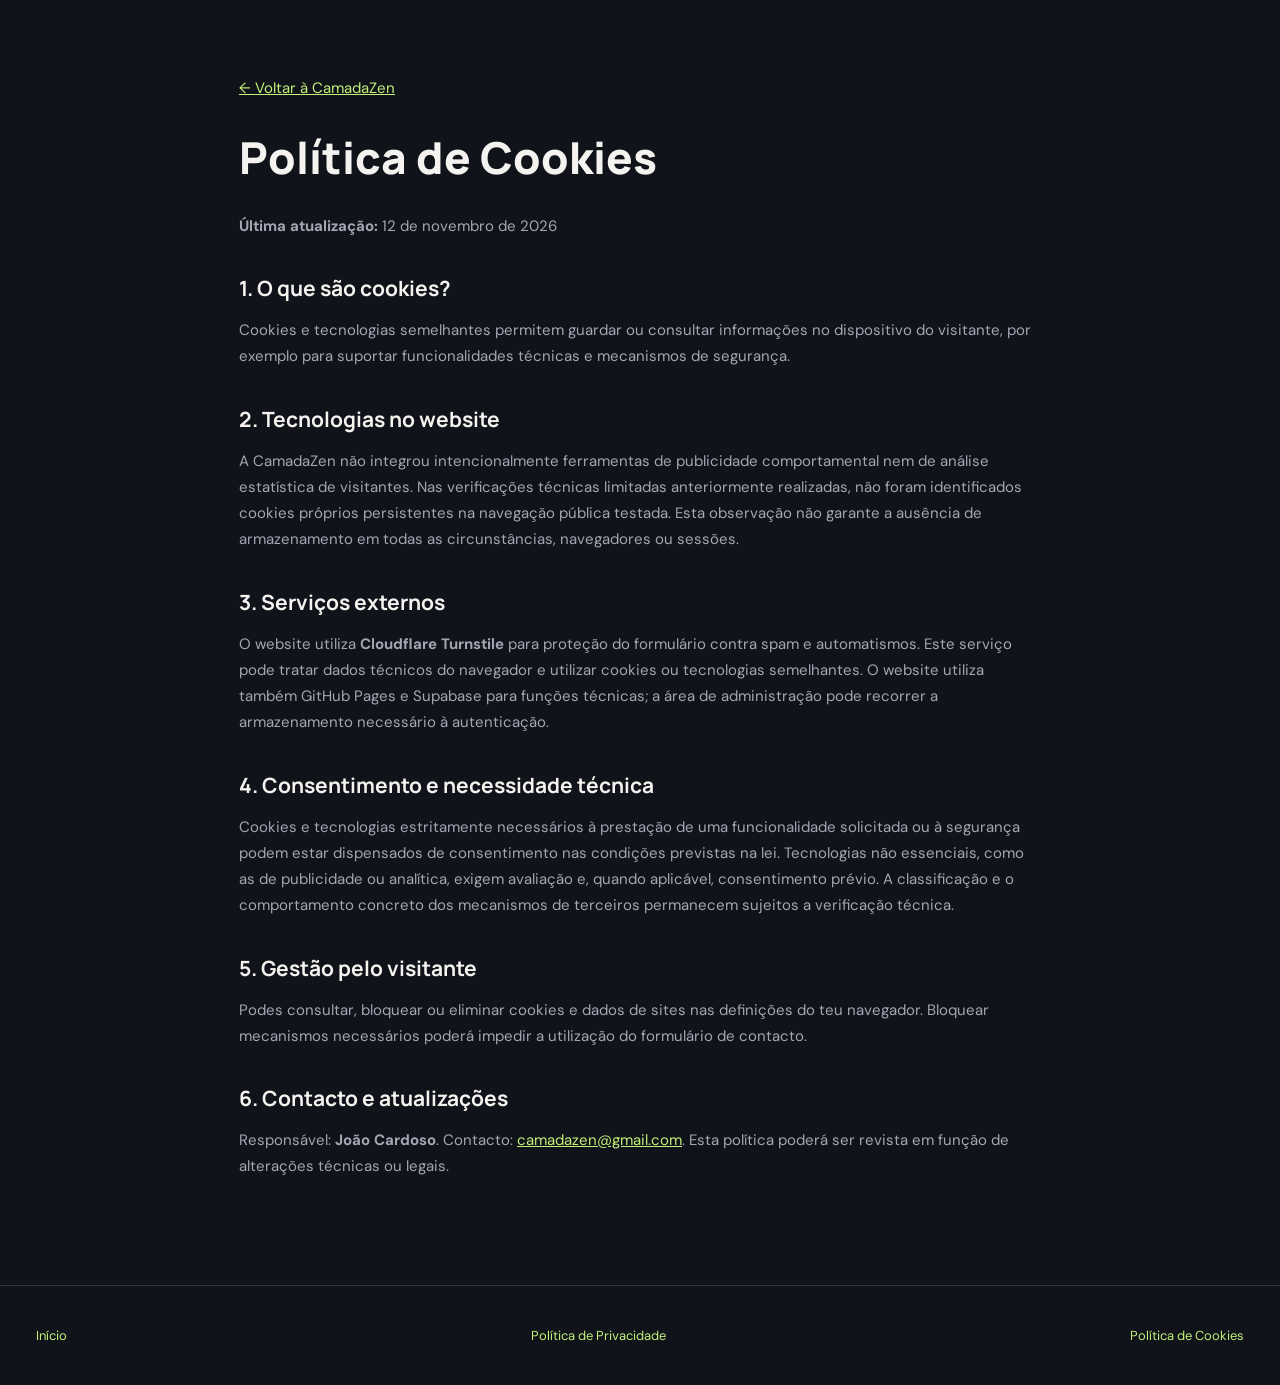
<file: cookies.html>
<!doctype html>
<html lang="pt-PT">
<head>
<meta charset="utf-8"><meta name="viewport" content="width=device-width,initial-scale=1">
<title>Política de Cookies | CamadaZen</title>
<meta name="robots" content="index,follow">
<link rel="icon" type="image/svg+xml" href="assets/camadazen-mark.svg">
<link rel="stylesheet" href="styles.css">
<style>
.legal-page{max-width:850px;margin:0 auto;padding:60px 24px 90px;line-height:1.75;color:var(--text)}
.legal-page h1{font:800 clamp(30px,5vw,44px) Manrope,sans-serif;line-height:1.2}
.legal-page h2{font:700 21px Manrope,sans-serif;margin:35px 0 8px}
.legal-page p,.legal-page li{color:var(--muted);font-size:15px}
.legal-page a{text-decoration:underline;color:var(--accent)}
.legal-page ul{padding-left:23px}
.legal-footer{padding:22px 24px;border-top:1px solid var(--line);text-align:center;font-size:13px}
.legal-footer a{margin:0 12px;color:var(--accent)}
</style>
</head><body>
<main class="legal-page"><p><a href="index.html">← Voltar à CamadaZen</a></p><h1>Política de Cookies</h1><p><strong>Última atualização:</strong> 12 de novembro de 2026</p>
<h2>1. O que são cookies?</h2><p>Cookies e tecnologias semelhantes permitem guardar ou consultar informações no dispositivo do visitante, por exemplo para suportar funcionalidades técnicas e mecanismos de segurança.</p>
<h2>2. Tecnologias no website</h2><p>A CamadaZen não integrou intencionalmente ferramentas de publicidade comportamental nem de análise estatística de visitantes. Nas verificações técnicas limitadas anteriormente realizadas, não foram identificados cookies próprios persistentes na navegação pública testada. Esta observação não garante a ausência de armazenamento em todas as circunstâncias, navegadores ou sessões.</p>
<h2>3. Serviços externos</h2><p>O website utiliza <strong>Cloudflare Turnstile</strong> para proteção do formulário contra spam e automatismos. Este serviço pode tratar dados técnicos do navegador e utilizar cookies ou tecnologias semelhantes. O website utiliza também GitHub Pages e Supabase para funções técnicas; a área de administração pode recorrer a armazenamento necessário à autenticação.</p>
<h2>4. Consentimento e necessidade técnica</h2><p>Cookies e tecnologias estritamente necessários à prestação de uma funcionalidade solicitada ou à segurança podem estar dispensados de consentimento nas condições previstas na lei. Tecnologias não essenciais, como as de publicidade ou analítica, exigem avaliação e, quando aplicável, consentimento prévio. A classificação e o comportamento concreto dos mecanismos de terceiros permanecem sujeitos a verificação técnica.</p>
<h2>5. Gestão pelo visitante</h2><p>Podes consultar, bloquear ou eliminar cookies e dados de sites nas definições do teu navegador. Bloquear mecanismos necessários poderá impedir a utilização do formulário de contacto.</p>
<h2>6. Contacto e atualizações</h2><p>Responsável: <strong>João Cardoso</strong>. Contacto: <a href="mailto:camadazen@gmail.com">camadazen@gmail.com</a>. Esta política poderá ser revista em função de alterações técnicas ou legais.</p></main>
<footer class="legal-footer"><a href="index.html">Início</a><a href="privacidade.html">Política de Privacidade</a><a href="cookies.html">Política de Cookies</a></footer>
</body></html>
</file>
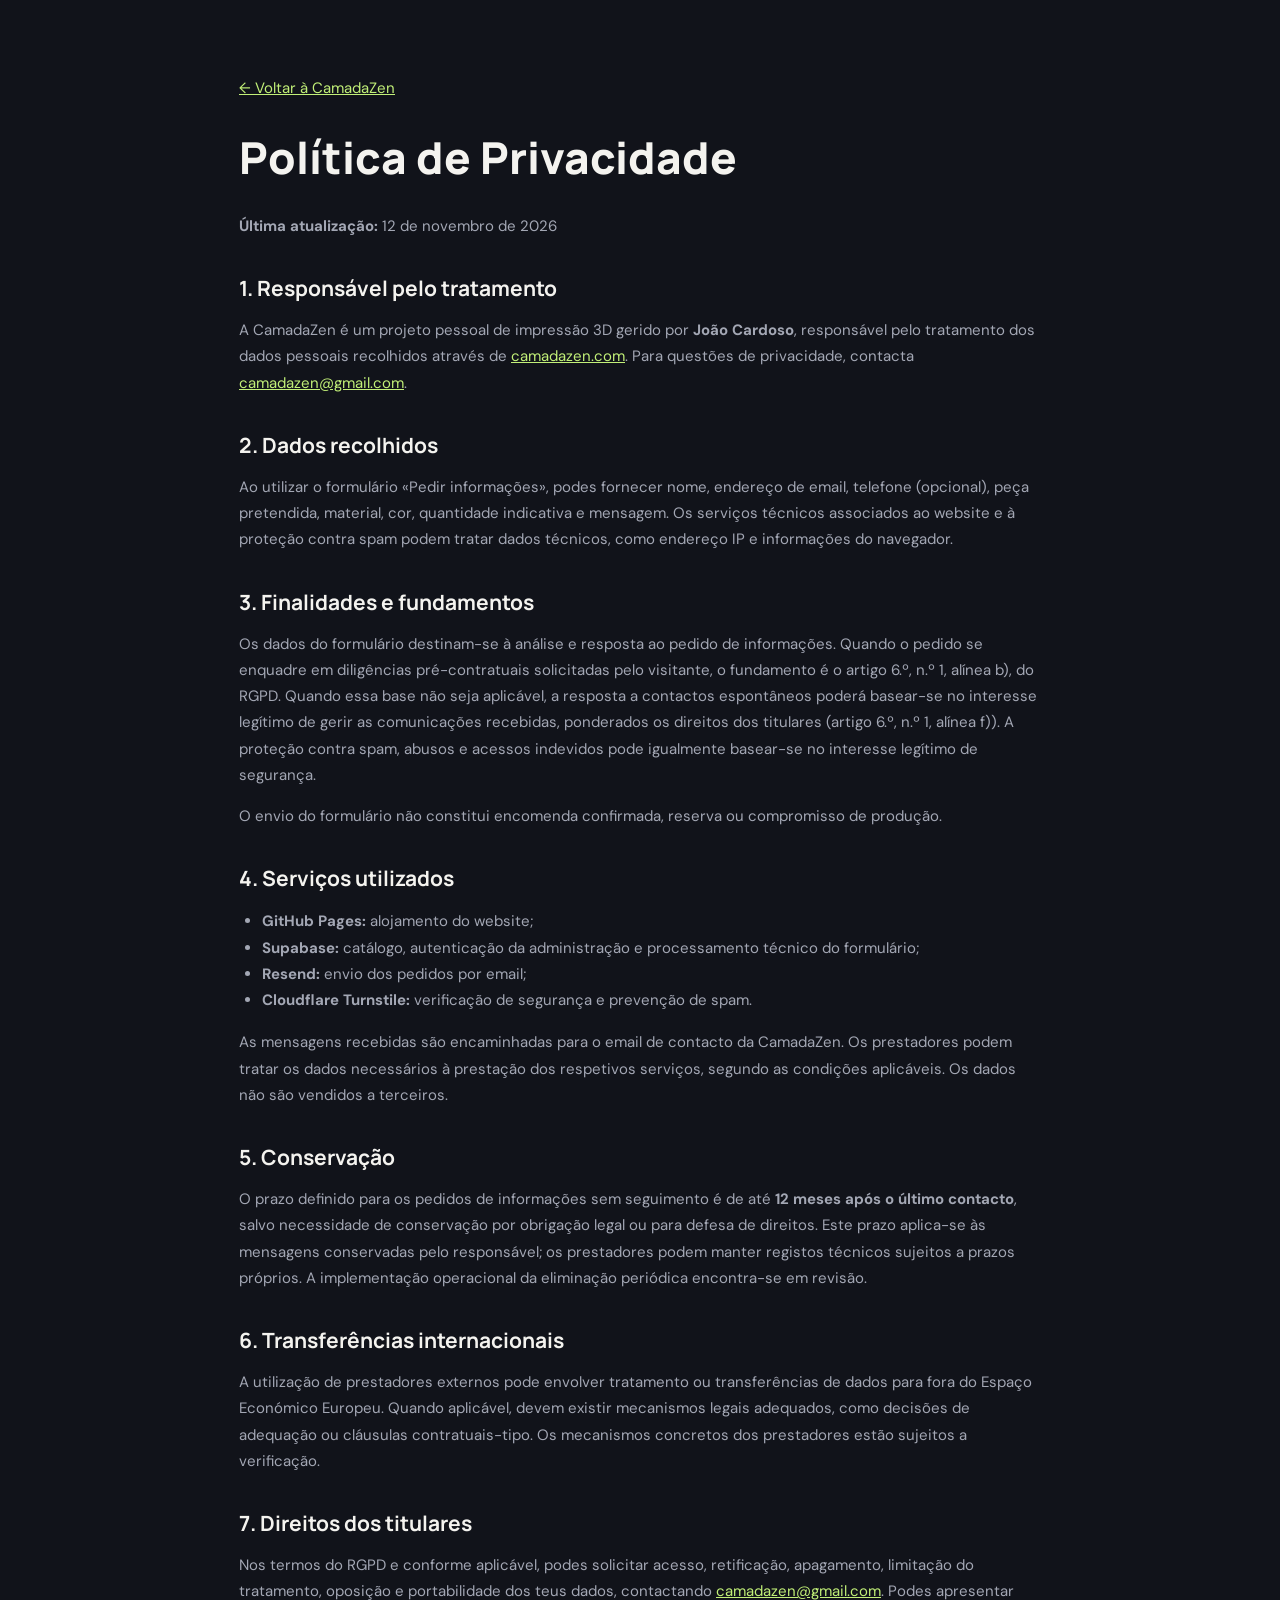
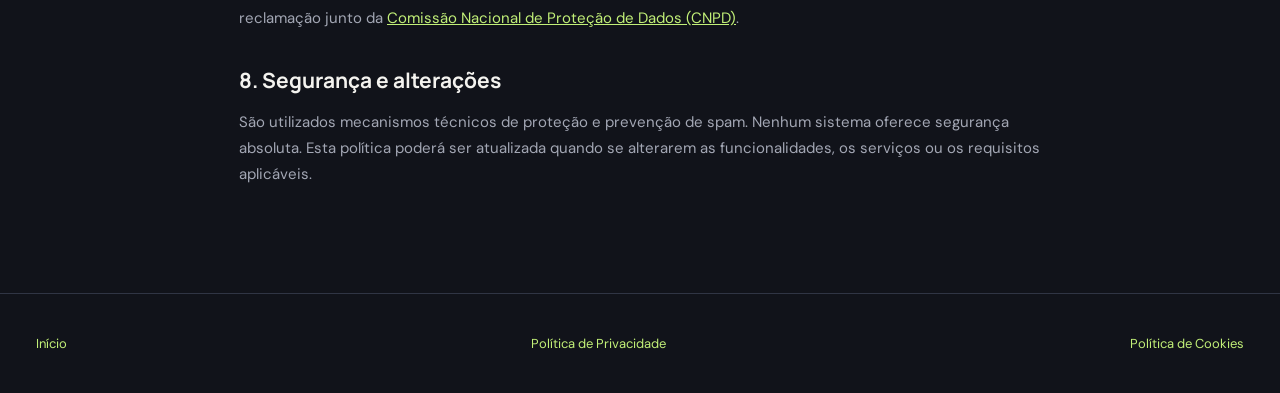
<file: privacidade.html>
<!doctype html>
<html lang="pt-PT">
<head>
<meta charset="utf-8"><meta name="viewport" content="width=device-width,initial-scale=1">
<title>Política de Privacidade | CamadaZen</title>
<meta name="robots" content="index,follow">
<link rel="icon" type="image/svg+xml" href="assets/camadazen-mark.svg">
<link rel="stylesheet" href="styles.css">
<style>
.legal-page{max-width:850px;margin:0 auto;padding:60px 24px 90px;line-height:1.75;color:var(--text)}
.legal-page h1{font:800 clamp(30px,5vw,44px) Manrope,sans-serif;line-height:1.2}
.legal-page h2{font:700 21px Manrope,sans-serif;margin:35px 0 8px}
.legal-page p,.legal-page li{color:var(--muted);font-size:15px}
.legal-page a{text-decoration:underline;color:var(--accent)}
.legal-page ul{padding-left:23px}
.legal-footer{padding:22px 24px;border-top:1px solid var(--line);text-align:center;font-size:13px}
.legal-footer a{margin:0 12px;color:var(--accent)}
</style>
</head><body>
<main class="legal-page"><p><a href="index.html">← Voltar à CamadaZen</a></p><h1>Política de Privacidade</h1><p><strong>Última atualização:</strong> 12 de novembro de 2026</p>
<h2>1. Responsável pelo tratamento</h2><p>A CamadaZen é um projeto pessoal de impressão 3D gerido por <strong>João Cardoso</strong>, responsável pelo tratamento dos dados pessoais recolhidos através de <a href="https://camadazen.com">camadazen.com</a>. Para questões de privacidade, contacta <a href="mailto:camadazen@gmail.com">camadazen@gmail.com</a>.</p>
<h2>2. Dados recolhidos</h2><p>Ao utilizar o formulário «Pedir informações», podes fornecer nome, endereço de email, telefone (opcional), peça pretendida, material, cor, quantidade indicativa e mensagem. Os serviços técnicos associados ao website e à proteção contra spam podem tratar dados técnicos, como endereço IP e informações do navegador.</p>
<h2>3. Finalidades e fundamentos</h2><p>Os dados do formulário destinam-se à análise e resposta ao pedido de informações. Quando o pedido se enquadre em diligências pré-contratuais solicitadas pelo visitante, o fundamento é o artigo 6.º, n.º 1, alínea b), do RGPD. Quando essa base não seja aplicável, a resposta a contactos espontâneos poderá basear-se no interesse legítimo de gerir as comunicações recebidas, ponderados os direitos dos titulares (artigo 6.º, n.º 1, alínea f)). A proteção contra spam, abusos e acessos indevidos pode igualmente basear-se no interesse legítimo de segurança.</p><p>O envio do formulário não constitui encomenda confirmada, reserva ou compromisso de produção.</p>
<h2>4. Serviços utilizados</h2><ul><li><strong>GitHub Pages:</strong> alojamento do website;</li><li><strong>Supabase:</strong> catálogo, autenticação da administração e processamento técnico do formulário;</li><li><strong>Resend:</strong> envio dos pedidos por email;</li><li><strong>Cloudflare Turnstile:</strong> verificação de segurança e prevenção de spam.</li></ul><p>As mensagens recebidas são encaminhadas para o email de contacto da CamadaZen. Os prestadores podem tratar os dados necessários à prestação dos respetivos serviços, segundo as condições aplicáveis. Os dados não são vendidos a terceiros.</p>
<h2>5. Conservação</h2><p>O prazo definido para os pedidos de informações sem seguimento é de até <strong>12 meses após o último contacto</strong>, salvo necessidade de conservação por obrigação legal ou para defesa de direitos. Este prazo aplica-se às mensagens conservadas pelo responsável; os prestadores podem manter registos técnicos sujeitos a prazos próprios. A implementação operacional da eliminação periódica encontra-se em revisão.</p>
<h2>6. Transferências internacionais</h2><p>A utilização de prestadores externos pode envolver tratamento ou transferências de dados para fora do Espaço Económico Europeu. Quando aplicável, devem existir mecanismos legais adequados, como decisões de adequação ou cláusulas contratuais-tipo. Os mecanismos concretos dos prestadores estão sujeitos a verificação.</p>
<h2>7. Direitos dos titulares</h2><p>Nos termos do RGPD e conforme aplicável, podes solicitar acesso, retificação, apagamento, limitação do tratamento, oposição e portabilidade dos teus dados, contactando <a href="mailto:camadazen@gmail.com">camadazen@gmail.com</a>. Podes apresentar reclamação junto da <a href="https://www.cnpd.pt/">Comissão Nacional de Proteção de Dados (CNPD)</a>.</p>
<h2>8. Segurança e alterações</h2><p>São utilizados mecanismos técnicos de proteção e prevenção de spam. Nenhum sistema oferece segurança absoluta. Esta política poderá ser atualizada quando se alterarem as funcionalidades, os serviços ou os requisitos aplicáveis.</p></main>
<footer class="legal-footer"><a href="index.html">Início</a><a href="privacidade.html">Política de Privacidade</a><a href="cookies.html">Política de Cookies</a></footer>
</body></html>
</file>
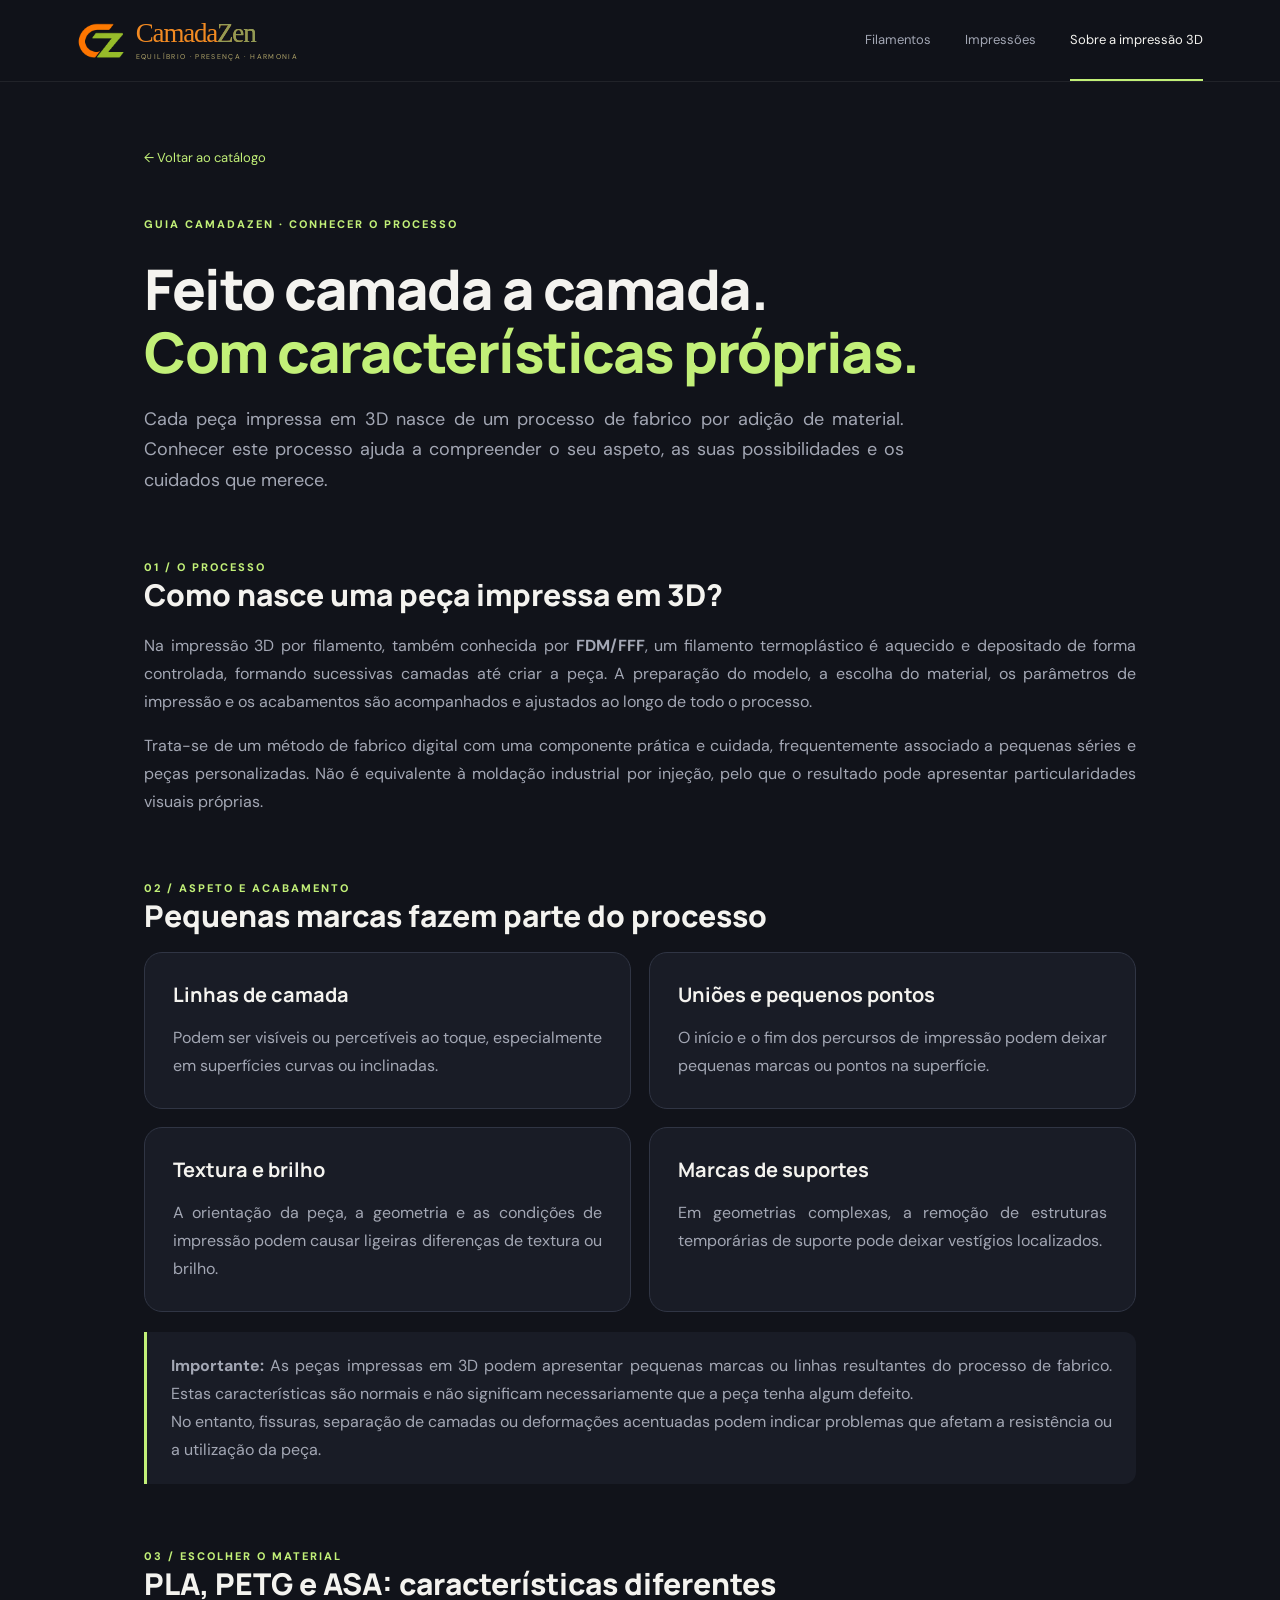
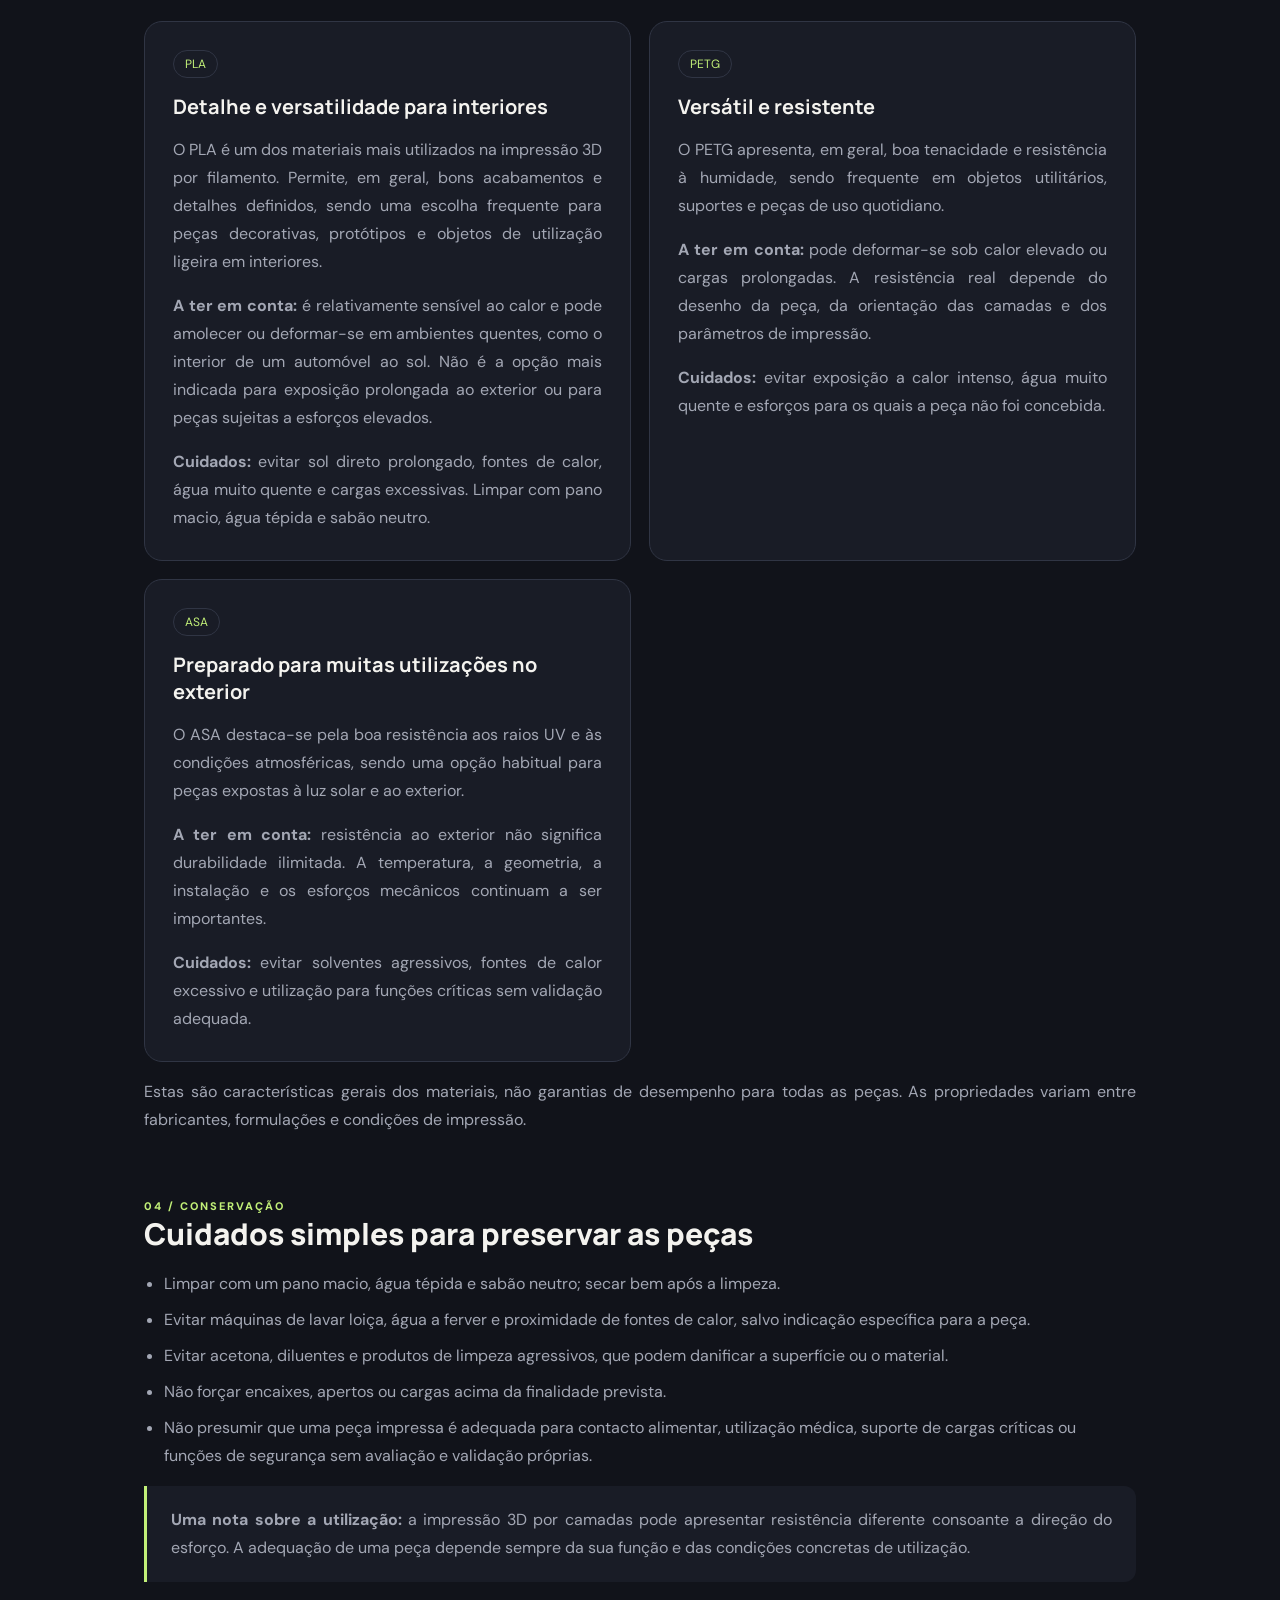
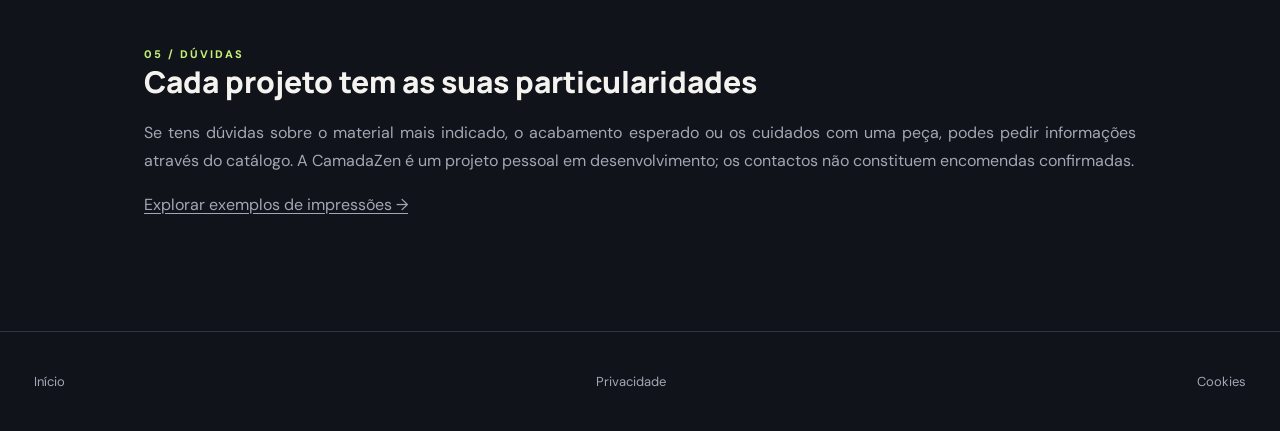
<file: sobre-impressao-3d.html>
<!doctype html>
<html lang="pt-PT">
<head>
<meta charset="utf-8"><meta name="viewport" content="width=device-width,initial-scale=1">
<meta name="theme-color" content="#11131a">
<meta name="description" content="Conhece a impressão 3D por camadas, as características naturais das peças e os cuidados com PETG e ASA.">
<link rel="icon" type="image/png" href="assets/01_simbolo_CZ_transparente(1).png">
<link rel="stylesheet" href="styles.css">
<title>Sobre a impressão 3D | CamadaZen</title>
<style>
.guide{max-width:1040px;margin:auto;padding:64px 24px 96px}
.guide .back{color:var(--accent);font-size:13px}
.guide h1{font:800 clamp(32px,5vw,56px)/1.12 Manrope,sans-serif;letter-spacing:-1.5px;margin:24px 0 20px}
.guide h1 span{color:var(--accent)}
.guide .lead{max-width:760px;font-size:18px;line-height:1.7;color:var(--muted)}
.guide section{margin-top:60px}
.guide h2{font:800 clamp(23px,3vw,30px)/1.25 Manrope,sans-serif;margin:0 0 18px}
.guide h3{font:700 20px Manrope,sans-serif;margin:0 0 12px}
.guide p,.guide li{line-height:1.75;color:var(--muted)}
/* Justificação apenas dos parágrafos explicativos em ecrãs maiores. */
@media(min-width:651px){.guide p:not(.eyebrow){text-align:justify;hyphens:auto;-webkit-hyphens:auto}}
.guide ul{padding-left:20px}
.guide li{margin-bottom:8px}
.guide .eyebrow{color:var(--accent);font-size:11px;letter-spacing:2px;font-weight:800}
.guide .cards{display:grid;grid-template-columns:repeat(2,minmax(0,1fr));gap:18px}
.guide .tile{background:var(--panel);border:1px solid var(--line);border-radius:18px;padding:28px}
.guide .tile p:last-child{margin-bottom:0}
.guide .notice{border-left:3px solid var(--accent);background:var(--panel);padding:20px 24px;border-radius:0 12px 12px 0}
.guide .notice p{margin:0}
.guide .tag{display:inline-block;border:1px solid var(--line);border-radius:99px;padding:5px 11px;color:var(--accent);font-size:12px;margin-bottom:15px}
.guide a:not(.back){text-decoration:underline;text-underline-offset:3px}
.guide-footer{padding:24px;text-align:center;border-top:1px solid var(--line);font-size:13px;color:var(--muted)}
.guide-footer a{margin:0 10px}
@media(max-width:650px){.guide{padding:36px 20px 70px}.guide .cards{grid-template-columns:1fr}.guide .tile{padding:22px}}
</style>
</head>
<body>
<header class="topbar">
<a class="brand" href="index.html" aria-label="CamadaZen — Página inicial"><img class="brand-logo-symbol" src="assets/01_simbolo_CZ_transparente(1).png" alt=""><span class="brand-wordmark"><strong>Camada<span>Zen</span></strong><small>EQUILÍBRIO · PRESENÇA · HARMONIA</small></span></a>
<nav class="nav" aria-label="Navegação principal"><a href="index.html#filamentos">Filamentos</a><a href="index.html#impressoes">Impressões</a><a class="active" href="sobre-impressao-3d.html" aria-current="page">Sobre a impressão 3D</a></nav>
</header>
<main class="guide">
<a class="back" href="index.html">← Voltar ao catálogo</a>
<p class="eyebrow" style="margin-top:48px">GUIA CAMADAZEN · CONHECER O PROCESSO</p>
<h1>Feito camada a camada.<br><span>Com características próprias.</span></h1>
<p class="lead">Cada peça impressa em 3D nasce de um processo de fabrico por adição de material. Conhecer este processo ajuda a compreender o seu aspeto, as suas possibilidades e os cuidados que merece.</p>
<section aria-labelledby="processo"><span class="eyebrow">01 / O PROCESSO</span><h2 id="processo">Como nasce uma peça impressa em 3D?</h2>
<p>Na impressão 3D por filamento, também conhecida por <strong>FDM/FFF</strong>, um filamento termoplástico é aquecido e depositado de forma controlada, formando sucessivas camadas até criar a peça. A preparação do modelo, a escolha do material, os parâmetros de impressão e os acabamentos são acompanhados e ajustados ao longo de todo o processo.</p>
<p>Trata-se de um método de fabrico digital com uma componente prática e cuidada, frequentemente associado a pequenas séries e peças personalizadas. Não é equivalente à moldação industrial por injeção, pelo que o resultado pode apresentar particularidades visuais próprias.</p></section>
<section aria-labelledby="caracteristicas"><span class="eyebrow">02 / ASPETO E ACABAMENTO</span><h2 id="caracteristicas">Pequenas marcas fazem parte do processo</h2>
<div class="cards">
<article class="tile"><h3>Linhas de camada</h3><p>Podem ser visíveis ou percetíveis ao toque, especialmente em superfícies curvas ou inclinadas.</p></article>
<article class="tile"><h3>Uniões e pequenos pontos</h3><p>O início e o fim dos percursos de impressão podem deixar pequenas marcas ou pontos na superfície.</p></article>
<article class="tile"><h3>Textura e brilho</h3><p>A orientação da peça, a geometria e as condições de impressão podem causar ligeiras diferenças de textura ou brilho.</p></article>
<article class="tile"><h3>Marcas de suportes</h3><p>Em geometrias complexas, a remoção de estruturas temporárias de suporte pode deixar vestígios localizados.</p></article>
</div>
<div class="notice" style="margin-top:20px"><p><strong>Importante:</strong> As peças impressas em 3D podem apresentar pequenas marcas ou linhas resultantes do processo de fabrico. Estas características são normais e não significam necessariamente que a peça tenha algum defeito.</p><p>No entanto, fissuras, separação de camadas ou deformações acentuadas podem indicar problemas que afetam a resistência ou a utilização da peça.</p></div></section>
<section aria-labelledby="materiais"><span class="eyebrow">03 / ESCOLHER O MATERIAL</span><h2 id="materiais">PLA, PETG e ASA: características diferentes</h2>
<div class="cards">
<article class="tile"><span class="tag">PLA</span><h3>Detalhe e versatilidade para interiores</h3><p>O PLA é um dos materiais mais utilizados na impressão 3D por filamento. Permite, em geral, bons acabamentos e detalhes definidos, sendo uma escolha frequente para peças decorativas, protótipos e objetos de utilização ligeira em interiores.</p><p><strong>A ter em conta:</strong> é relativamente sensível ao calor e pode amolecer ou deformar-se em ambientes quentes, como o interior de um automóvel ao sol. Não é a opção mais indicada para exposição prolongada ao exterior ou para peças sujeitas a esforços elevados.</p><p><strong>Cuidados:</strong> evitar sol direto prolongado, fontes de calor, água muito quente e cargas excessivas. Limpar com pano macio, água tépida e sabão neutro.</p></article>
<article class="tile"><span class="tag">PETG</span><h3>Versátil e resistente</h3><p>O PETG apresenta, em geral, boa tenacidade e resistência à humidade, sendo frequente em objetos utilitários, suportes e peças de uso quotidiano.</p><p><strong>A ter em conta:</strong> pode deformar-se sob calor elevado ou cargas prolongadas. A resistência real depende do desenho da peça, da orientação das camadas e dos parâmetros de impressão.</p><p><strong>Cuidados:</strong> evitar exposição a calor intenso, água muito quente e esforços para os quais a peça não foi concebida.</p></article>
<article class="tile"><span class="tag">ASA</span><h3>Preparado para muitas utilizações no exterior</h3><p>O ASA destaca-se pela boa resistência aos raios UV e às condições atmosféricas, sendo uma opção habitual para peças expostas à luz solar e ao exterior.</p><p><strong>A ter em conta:</strong> resistência ao exterior não significa durabilidade ilimitada. A temperatura, a geometria, a instalação e os esforços mecânicos continuam a ser importantes.</p><p><strong>Cuidados:</strong> evitar solventes agressivos, fontes de calor excessivo e utilização para funções críticas sem validação adequada.</p></article>
</div>
<p>Estas são características gerais dos materiais, não garantias de desempenho para todas as peças. As propriedades variam entre fabricantes, formulações e condições de impressão.</p></section>
<section aria-labelledby="cuidados"><span class="eyebrow">04 / CONSERVAÇÃO</span><h2 id="cuidados">Cuidados simples para preservar as peças</h2>
<ul><li>Limpar com um pano macio, água tépida e sabão neutro; secar bem após a limpeza.</li><li>Evitar máquinas de lavar loiça, água a ferver e proximidade de fontes de calor, salvo indicação específica para a peça.</li><li>Evitar acetona, diluentes e produtos de limpeza agressivos, que podem danificar a superfície ou o material.</li><li>Não forçar encaixes, apertos ou cargas acima da finalidade prevista.</li><li>Não presumir que uma peça impressa é adequada para contacto alimentar, utilização médica, suporte de cargas críticas ou funções de segurança sem avaliação e validação próprias.</li></ul>
<div class="notice"><p><strong>Uma nota sobre a utilização:</strong> a impressão 3D por camadas pode apresentar resistência diferente consoante a direção do esforço. A adequação de uma peça depende sempre da sua função e das condições concretas de utilização.</p></div></section>
<section aria-labelledby="duvidas"><span class="eyebrow">05 / DÚVIDAS</span><h2 id="duvidas">Cada projeto tem as suas particularidades</h2><p>Se tens dúvidas sobre o material mais indicado, o acabamento esperado ou os cuidados com uma peça, podes pedir informações através do catálogo. A CamadaZen é um projeto pessoal em desenvolvimento; os contactos não constituem encomendas confirmadas.</p><p><a href="index.html#impressoes">Explorar exemplos de impressões →</a></p></section>
</main>
<footer class="guide-footer"><a href="index.html">Início</a><a href="privacidade.html">Privacidade</a><a href="cookies.html">Cookies</a></footer>
</body></html>
</file>
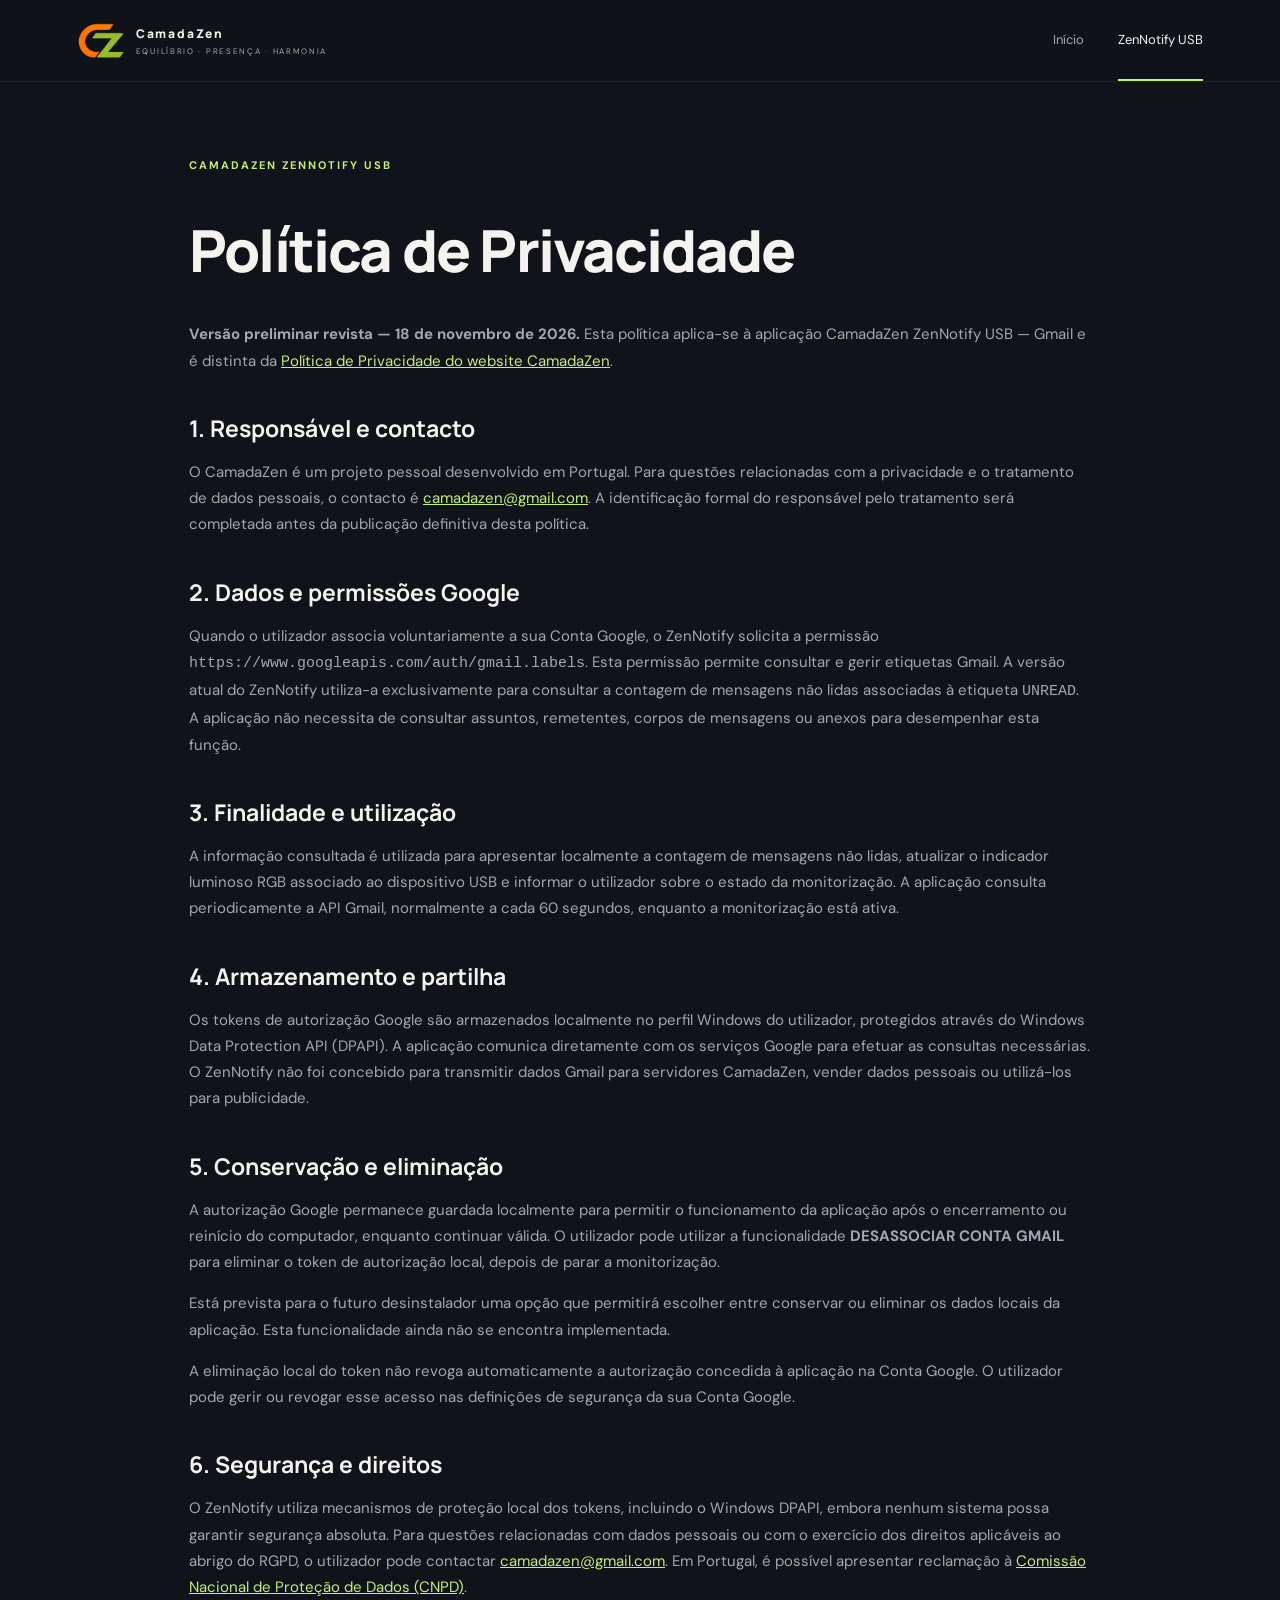
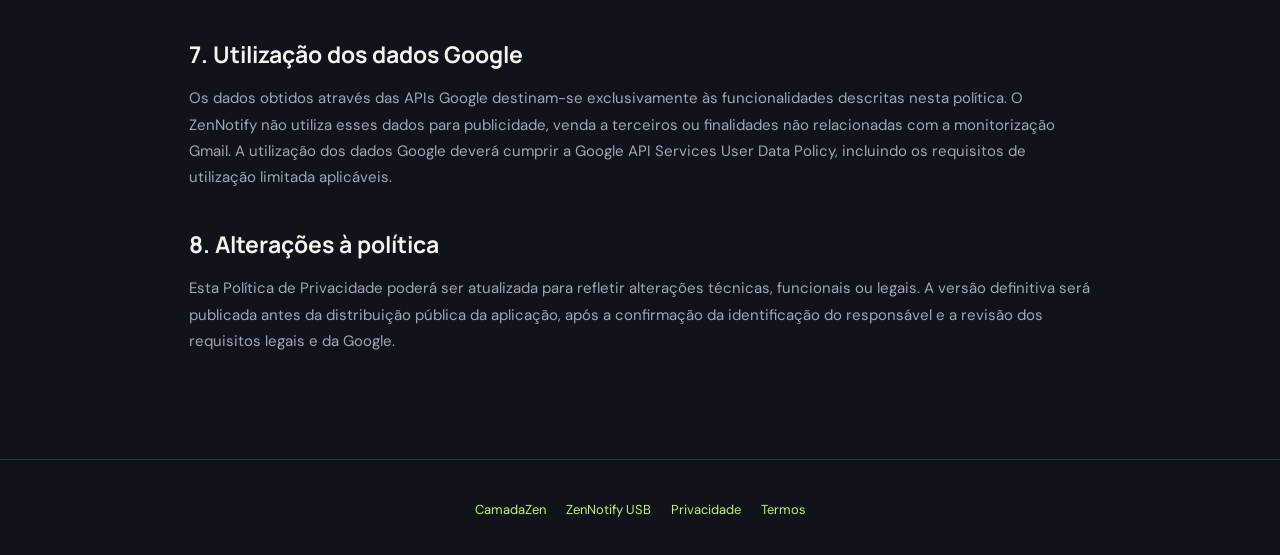
<file: zennotify-privacidade.html>
<!doctype html>
<html lang="pt-PT"><head><meta charset="utf-8"><meta name="viewport" content="width=device-width,initial-scale=1">
<meta name="theme-color" content="#11131a"><title>Privacidade ZenNotify USB | CamadaZen</title>
<link rel="icon" type="image/png" href="assets/01_simbolo_CZ_transparente(1).png"><link rel="stylesheet" href="styles.css">
<style>
.page{max-width:950px;margin:auto;padding:68px 24px 90px;line-height:1.75}
.page h1{font:800 clamp(34px,6vw,58px)/1.13 Manrope,sans-serif;letter-spacing:-1.8px}
.page h2{font:700 23px Manrope,sans-serif;margin:38px 0 10px}
.page p,.page li{color:var(--muted);font-size:15px}
.page a:not(.brand){color:var(--accent);text-decoration:underline}
.eyebrow2{font-size:11px;color:var(--accent);letter-spacing:2px;font-weight:700}
.lead{font-size:18px!important;max-width:720px}
.pills{display:flex;gap:10px;flex-wrap:wrap;margin:28px 0}
.pills span{border:1px solid var(--line);background:var(--panel);padding:9px 13px;border-radius:30px;font-size:12px}
.panel{background:var(--panel);border:1px solid var(--line);border-radius:16px;padding:22px;margin:25px 0}
.leds{display:flex;gap:24px;margin:26px 0;flex-wrap:wrap}
.led{display:flex;align-items:center;gap:9px;font-size:14px}
.dot{width:17px;height:17px;border-radius:50%;display:inline-block;box-shadow:0 0 17px currentColor}
.green{background:#70dd90;color:#70dd90}.red{background:#ff7777;color:#ff7777}.amber{background:#ffca71;color:#ffca71}
.footer2{padding:25px 24px;border-top:1px solid var(--line);display:flex;justify-content:center;gap:20px;flex-wrap:wrap;font-size:13px}
.footer2 a{color:var(--accent)}
</style>
</head>
<body><header class="topbar"><a class="brand" href="index.html"><img class="brand-logo-symbol" src="assets/01_simbolo_CZ_transparente(1).png" alt="" width="39" height="39"><span><strong>CamadaZen</strong><small>EQUILÍBRIO · PRESENÇA · HARMONIA</small></span></a><nav class="nav"><a href="index.html">Início</a><a class="active" href="index.html">ZenNotify USB</a></nav></header>
<main class="page"><span class="eyebrow2">CAMADAZEN ZENNOTIFY USB</span><h1>Política de Privacidade</h1>
<p><strong>Versão preliminar revista — 18 de novembro de 2026.</strong> Esta política aplica-se à aplicação CamadaZen ZenNotify USB — Gmail e é distinta da <a href="privacidade.html">Política de Privacidade do website CamadaZen</a>.</p>
<h2>1. Responsável e contacto</h2><p>O CamadaZen é um projeto pessoal desenvolvido em Portugal. Para questões relacionadas com a privacidade e o tratamento de dados pessoais, o contacto é <a href="mailto:camadazen@gmail.com">camadazen@gmail.com</a>. A identificação formal do responsável pelo tratamento será completada antes da publicação definitiva desta política.</p>
<h2>2. Dados e permissões Google</h2><p>Quando o utilizador associa voluntariamente a sua Conta Google, o ZenNotify solicita a permissão <code>https://www.googleapis.com/auth/gmail.labels</code>. Esta permissão permite consultar e gerir etiquetas Gmail. A versão atual do ZenNotify utiliza-a exclusivamente para consultar a contagem de mensagens não lidas associadas à etiqueta <code>UNREAD</code>. A aplicação não necessita de consultar assuntos, remetentes, corpos de mensagens ou anexos para desempenhar esta função.</p>
<h2>3. Finalidade e utilização</h2><p>A informação consultada é utilizada para apresentar localmente a contagem de mensagens não lidas, atualizar o indicador luminoso RGB associado ao dispositivo USB e informar o utilizador sobre o estado da monitorização. A aplicação consulta periodicamente a API Gmail, normalmente a cada 60 segundos, enquanto a monitorização está ativa.</p>
<h2>4. Armazenamento e partilha</h2><p>Os tokens de autorização Google são armazenados localmente no perfil Windows do utilizador, protegidos através do Windows Data Protection API (DPAPI). A aplicação comunica diretamente com os serviços Google para efetuar as consultas necessárias. O ZenNotify não foi concebido para transmitir dados Gmail para servidores CamadaZen, vender dados pessoais ou utilizá-los para publicidade.</p>
<h2>5. Conservação e eliminação</h2><p>A autorização Google permanece guardada localmente para permitir o funcionamento da aplicação após o encerramento ou reinício do computador, enquanto continuar válida. O utilizador pode utilizar a funcionalidade <strong>DESASSOCIAR CONTA GMAIL</strong> para eliminar o token de autorização local, depois de parar a monitorização.</p><p>Está prevista para o futuro desinstalador uma opção que permitirá escolher entre conservar ou eliminar os dados locais da aplicação. Esta funcionalidade ainda não se encontra implementada.</p><p>A eliminação local do token não revoga automaticamente a autorização concedida à aplicação na Conta Google. O utilizador pode gerir ou revogar esse acesso nas definições de segurança da sua Conta Google.</p>
<h2>6. Segurança e direitos</h2><p>O ZenNotify utiliza mecanismos de proteção local dos tokens, incluindo o Windows DPAPI, embora nenhum sistema possa garantir segurança absoluta. Para questões relacionadas com dados pessoais ou com o exercício dos direitos aplicáveis ao abrigo do RGPD, o utilizador pode contactar <a href="mailto:camadazen@gmail.com">camadazen@gmail.com</a>. Em Portugal, é possível apresentar reclamação à <a href="https://www.cnpd.pt/">Comissão Nacional de Proteção de Dados (CNPD)</a>.</p>
<h2>7. Utilização dos dados Google</h2><p>Os dados obtidos através das APIs Google destinam-se exclusivamente às funcionalidades descritas nesta política. O ZenNotify não utiliza esses dados para publicidade, venda a terceiros ou finalidades não relacionadas com a monitorização Gmail. A utilização dos dados Google deverá cumprir a Google API Services User Data Policy, incluindo os requisitos de utilização limitada aplicáveis.</p>
<h2>8. Alterações à política</h2><p>Esta Política de Privacidade poderá ser atualizada para refletir alterações técnicas, funcionais ou legais. A versão definitiva será publicada antes da distribuição pública da aplicação, após a confirmação da identificação do responsável e a revisão dos requisitos legais e da Google.</p></main><footer class="footer2"><a href="index.html">CamadaZen</a><a href="index.html">ZenNotify USB</a><a href="zennotify-privacidade.html">Privacidade</a><a href="zennotify-termos.html">Termos</a></footer></body></html>
</file>
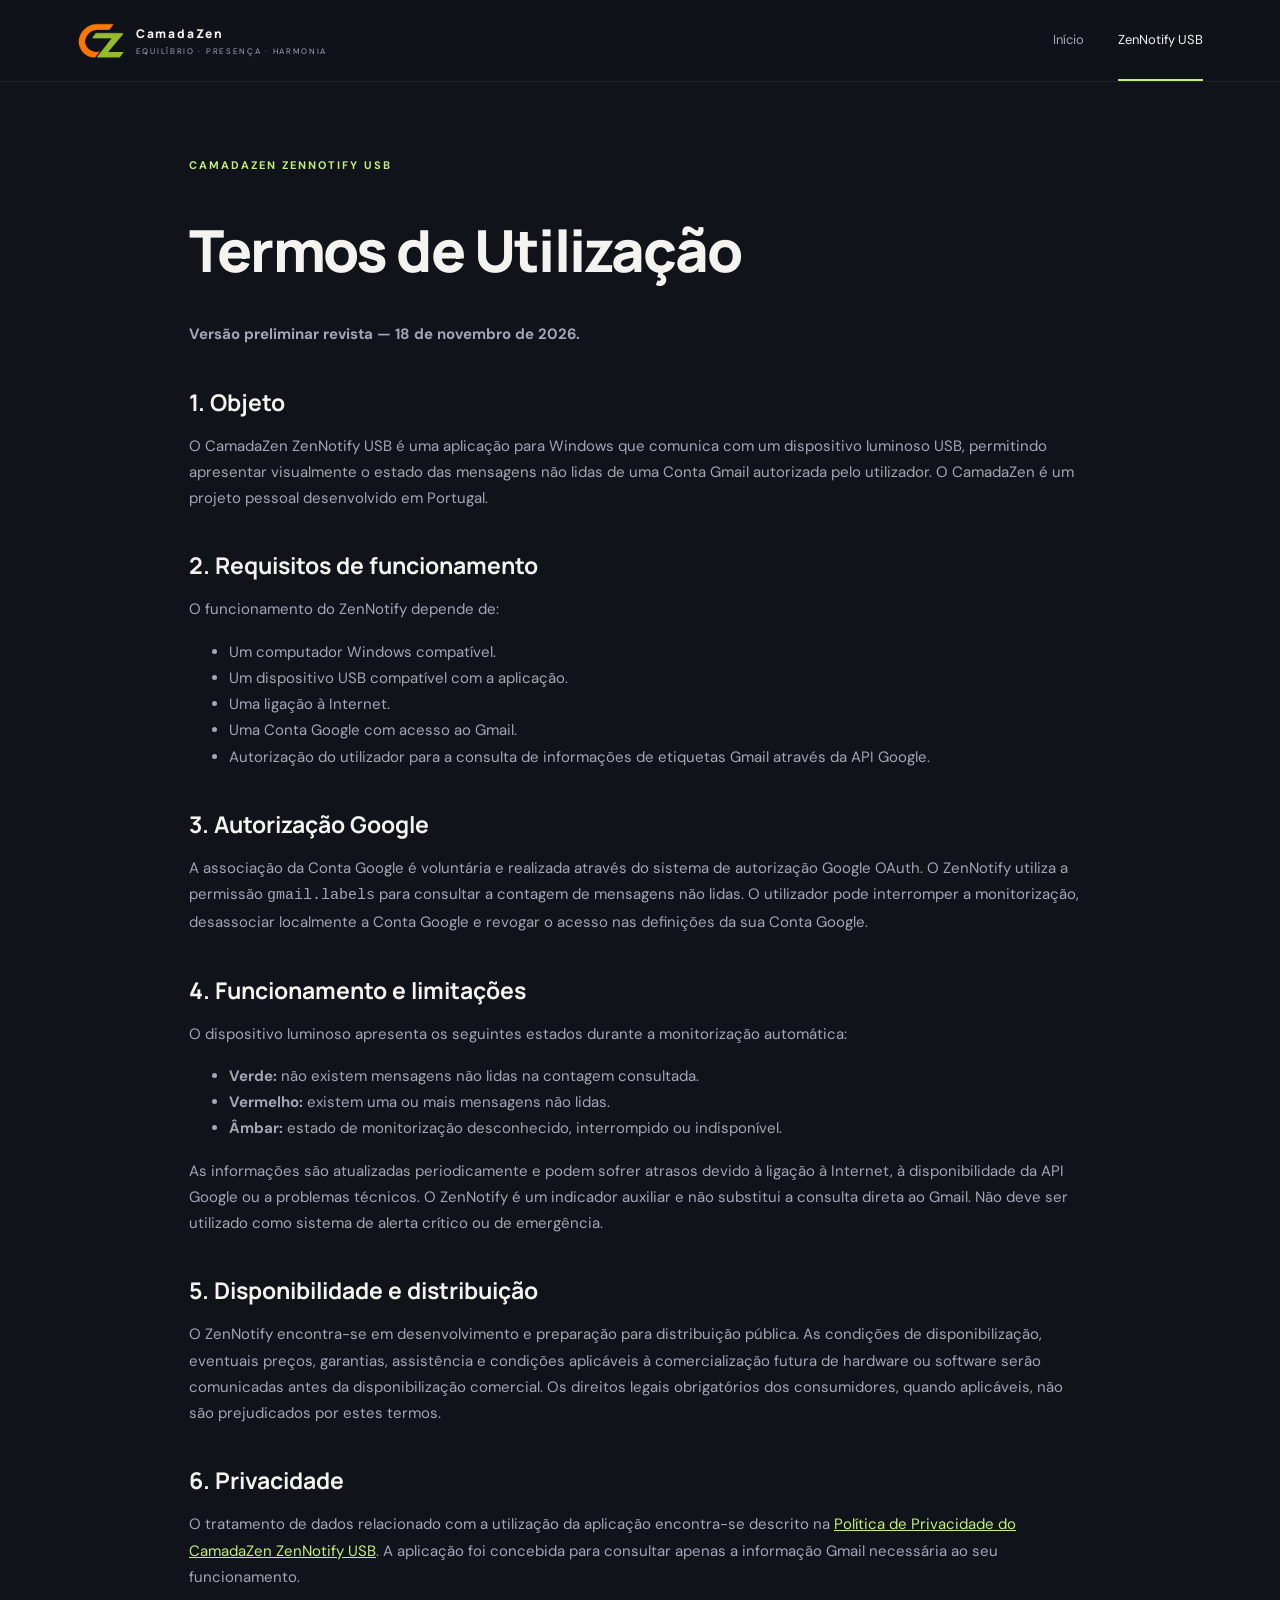
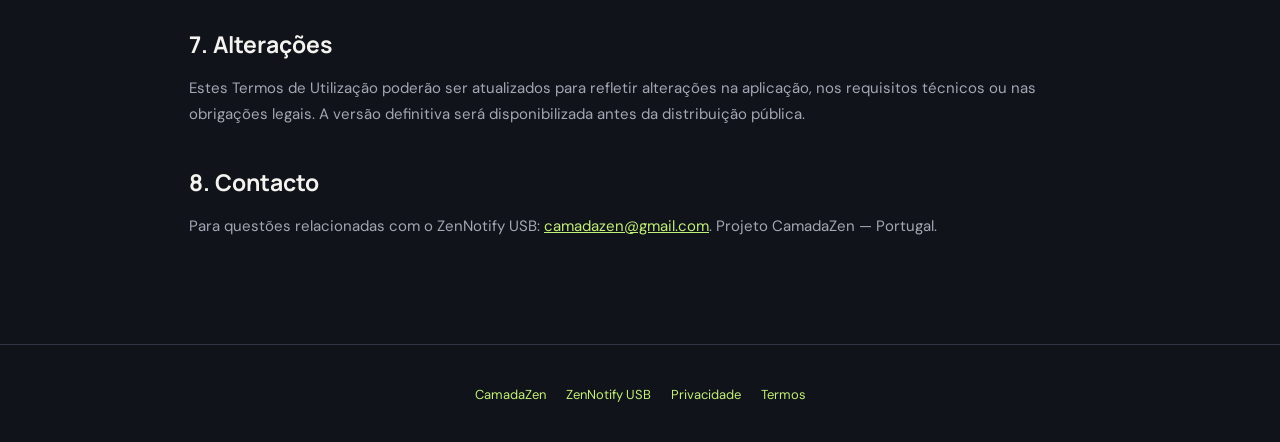
<file: zennotify-termos.html>
<!doctype html>
<html lang="pt-PT"><head><meta charset="utf-8"><meta name="viewport" content="width=device-width,initial-scale=1">
<meta name="theme-color" content="#11131a"><title>Termos ZenNotify USB | CamadaZen</title>
<link rel="icon" type="image/png" href="assets/01_simbolo_CZ_transparente(1).png"><link rel="stylesheet" href="styles.css">
<style>
.page{max-width:950px;margin:auto;padding:68px 24px 90px;line-height:1.75}
.page h1{font:800 clamp(34px,6vw,58px)/1.13 Manrope,sans-serif;letter-spacing:-1.8px}
.page h2{font:700 23px Manrope,sans-serif;margin:38px 0 10px}
.page p,.page li{color:var(--muted);font-size:15px}
.page a:not(.brand){color:var(--accent);text-decoration:underline}
.eyebrow2{font-size:11px;color:var(--accent);letter-spacing:2px;font-weight:700}
.lead{font-size:18px!important;max-width:720px}
.pills{display:flex;gap:10px;flex-wrap:wrap;margin:28px 0}
.pills span{border:1px solid var(--line);background:var(--panel);padding:9px 13px;border-radius:30px;font-size:12px}
.panel{background:var(--panel);border:1px solid var(--line);border-radius:16px;padding:22px;margin:25px 0}
.leds{display:flex;gap:24px;margin:26px 0;flex-wrap:wrap}
.led{display:flex;align-items:center;gap:9px;font-size:14px}
.dot{width:17px;height:17px;border-radius:50%;display:inline-block;box-shadow:0 0 17px currentColor}
.green{background:#70dd90;color:#70dd90}.red{background:#ff7777;color:#ff7777}.amber{background:#ffca71;color:#ffca71}
.footer2{padding:25px 24px;border-top:1px solid var(--line);display:flex;justify-content:center;gap:20px;flex-wrap:wrap;font-size:13px}
.footer2 a{color:var(--accent)}
</style>
</head>
<body><header class="topbar"><a class="brand" href="index.html"><img class="brand-logo-symbol" src="assets/01_simbolo_CZ_transparente(1).png" alt="" width="39" height="39"><span><strong>CamadaZen</strong><small>EQUILÍBRIO · PRESENÇA · HARMONIA</small></span></a><nav class="nav"><a href="index.html">Início</a><a class="active" href="index.html">ZenNotify USB</a></nav></header>
<main class="page"><span class="eyebrow2">CAMADAZEN ZENNOTIFY USB</span><h1>Termos de Utilização</h1>
<p><strong>Versão preliminar revista — 18 de novembro de 2026.</strong></p>
<h2>1. Objeto</h2><p>O CamadaZen ZenNotify USB é uma aplicação para Windows que comunica com um dispositivo luminoso USB, permitindo apresentar visualmente o estado das mensagens não lidas de uma Conta Gmail autorizada pelo utilizador. O CamadaZen é um projeto pessoal desenvolvido em Portugal.</p>
<h2>2. Requisitos de funcionamento</h2><p>O funcionamento do ZenNotify depende de:</p><ul><li>Um computador Windows compatível.</li><li>Um dispositivo USB compatível com a aplicação.</li><li>Uma ligação à Internet.</li><li>Uma Conta Google com acesso ao Gmail.</li><li>Autorização do utilizador para a consulta de informações de etiquetas Gmail através da API Google.</li></ul>
<h2>3. Autorização Google</h2><p>A associação da Conta Google é voluntária e realizada através do sistema de autorização Google OAuth. O ZenNotify utiliza a permissão <code>gmail.labels</code> para consultar a contagem de mensagens não lidas. O utilizador pode interromper a monitorização, desassociar localmente a Conta Google e revogar o acesso nas definições da sua Conta Google.</p>
<h2>4. Funcionamento e limitações</h2><p>O dispositivo luminoso apresenta os seguintes estados durante a monitorização automática:</p><ul><li><strong>Verde:</strong> não existem mensagens não lidas na contagem consultada.</li><li><strong>Vermelho:</strong> existem uma ou mais mensagens não lidas.</li><li><strong>Âmbar:</strong> estado de monitorização desconhecido, interrompido ou indisponível.</li></ul><p>As informações são atualizadas periodicamente e podem sofrer atrasos devido à ligação à Internet, à disponibilidade da API Google ou a problemas técnicos. O ZenNotify é um indicador auxiliar e não substitui a consulta direta ao Gmail. Não deve ser utilizado como sistema de alerta crítico ou de emergência.</p>
<h2>5. Disponibilidade e distribuição</h2><p>O ZenNotify encontra-se em desenvolvimento e preparação para distribuição pública. As condições de disponibilização, eventuais preços, garantias, assistência e condições aplicáveis à comercialização futura de hardware ou software serão comunicadas antes da disponibilização comercial. Os direitos legais obrigatórios dos consumidores, quando aplicáveis, não são prejudicados por estes termos.</p>
<h2>6. Privacidade</h2><p>O tratamento de dados relacionado com a utilização da aplicação encontra-se descrito na <a href="zennotify-privacidade.html">Política de Privacidade do CamadaZen ZenNotify USB</a>. A aplicação foi concebida para consultar apenas a informação Gmail necessária ao seu funcionamento.</p>
<h2>7. Alterações</h2><p>Estes Termos de Utilização poderão ser atualizados para refletir alterações na aplicação, nos requisitos técnicos ou nas obrigações legais. A versão definitiva será disponibilizada antes da distribuição pública.</p>
<h2>8. Contacto</h2><p>Para questões relacionadas com o ZenNotify USB: <a href="mailto:camadazen@gmail.com">camadazen@gmail.com</a>. Projeto CamadaZen — Portugal.</p></main><footer class="footer2"><a href="index.html">CamadaZen</a><a href="index.html">ZenNotify USB</a><a href="zennotify-privacidade.html">Privacidade</a><a href="zennotify-termos.html">Termos</a></footer></body></html>
</file>
<file: styles.css>
@font-face{font-family:"DM Sans";src:url("assets/fonts/DMSans-variable.ttf") format("truetype");font-style:normal;font-weight:100 1000;font-display:swap}
@font-face{font-family:"Manrope";src:url("assets/fonts/Manrope-variable.ttf") format("truetype");font-style:normal;font-weight:200 800;font-display:swap}
:root{color-scheme:dark;--bg:#11131a;--panel:#191c26;--panel2:#202431;--text:#f4f3ef;--muted:#a3a7b4;--line:#303544;--accent:#c2f078;--purple:#a89bff}*{box-sizing:border-box}html{scroll-behavior:smooth}body{margin:0;background:var(--bg);color:var(--text);font-family:"DM Sans",sans-serif}a{color:inherit;text-decoration:none}.topbar{height:82px;padding:0 max(6vw,24px);display:flex;align-items:center;justify-content:space-between;border-bottom:1px solid #ffffff12;background:#11131aee;position:sticky;top:0;z-index:5;backdrop-filter:blur(14px)}.brand{display:flex;align-items:center;gap:11px}.brand-mark{width:39px;height:39px;border-radius:12px;background:var(--accent);color:#171923;display:grid;place-items:center;font:800 14px Manrope,sans-serif;letter-spacing:-1px}.brand strong,.brand small{display:block}.brand strong{font:800 12px Manrope,sans-serif;letter-spacing:1.8px}.brand small{font-size:8px;letter-spacing:1.7px;color:var(--muted);margin-top:4px}.nav{display:flex;gap:34px;height:100%;align-items:center;color:var(--muted);font-size:13px}.nav a{height:100%;display:flex;align-items:center;border-bottom:2px solid transparent}.nav a.active,.nav a:hover{color:var(--text);border-color:var(--accent)}.admin-link{font-size:12px;color:var(--accent);border:1px solid #c2f07855;padding:10px 14px;border-radius:9px}.hero{min-height:480px;padding:76px max(10vw,28px);display:grid;grid-template-columns:1fr 1fr;align-items:center;overflow:hidden;background:radial-gradient(ellipse at 76% 45%,#34324f 0,transparent 42%),linear-gradient(120deg,#171a24,#11131a 70%)}.eyebrow{font-size:10px;font-weight:700;letter-spacing:2px;color:var(--muted)}.live-dot{display:inline-block;width:7px;height:7px;border-radius:50%;background:var(--accent);margin-right:8px;box-shadow:0 0 12px #c2f078}.hero h1{font:800 clamp(48px,6vw,78px)/.99 Manrope,sans-serif;letter-spacing:-4px;margin:25px 0}.hero h1 span{color:var(--accent)}.hero-copy p{max-width:410px;color:var(--muted);font-size:15px;line-height:1.8}.hero-cta{display:inline-flex;gap:24px;align-items:center;margin-top:25px;padding:14px 18px;background:var(--accent);color:#171923;border-radius:9px;font-size:12px;font-weight:700}.hero-cta span{font-size:17px}.hero-art{height:330px;position:relative;display:grid;place-items:center}.orb{position:absolute;border:1px solid #a89bff33;border-radius:50%;transform:rotate(-25deg)}.orb-one{width:330px;height:180px}.orb-two{width:390px;height:240px;transform:rotate(35deg)}.spool{width:205px;height:205px;border-radius:50%;background:repeating-conic-gradient(from 0deg,#d6d2c7 0 5deg,#a9a69e 5deg 8deg);display:grid;place-items:center;box-shadow:0 25px 70px #0009;transform:rotate(-18deg);position:relative}.spool:before{content:"";position:absolute;inset:17px;border-radius:50%;background:repeating-conic-gradient(#9b91ed 0 7deg,#b2a9fa 7deg 12deg);border:7px solid #dedbd2}.spool-hole{position:absolute;width:73px;height:73px;border-radius:50%;background:#252837;border:10px solid #dedbd2;z-index:1}.spool-label{position:absolute;z-index:2;text-align:center;color:#e9e6ff;font:700 14px Manrope;transform:rotate(18deg);text-shadow:0 1px 4px #333}.spool-label b{font-size:25px}.art-caption{position:absolute;right:0;bottom:15px;font:700 9px/1.7 Manrope;letter-spacing:2px;color:#aaa4e8}.catalog-section,.prints-section{padding:78px max(8vw,24px)}.section-heading{display:flex;align-items:end;justify-content:space-between;margin-bottom:28px}.section-heading h2{font:700 38px Manrope;margin:10px 0 0;letter-spacing:-1.5px}.section-note{font-size:11px;color:var(--muted);padding-bottom:7px}.toolbar{display:flex;gap:10px;margin-bottom:25px}.searchbox,.toolbar select{height:46px;border:1px solid var(--line);background:var(--panel);border-radius:9px;color:var(--muted)}.searchbox{display:flex;align-items:center;gap:10px;padding:0 14px;flex:1}.searchbox span{font-size:22px}.searchbox input{width:100%;border:0;outline:0;background:transparent;color:var(--text);font:13px "DM Sans"}.toolbar select{padding:0 14px;min-width:165px;font:12px "DM Sans"}.filament-grid,.prints-grid{display:grid;grid-template-columns:repeat(4,minmax(0,1fr));gap:16px}.empty-state{grid-column:1/-1;min-height:205px;border:1px dashed #3a4050;border-radius:14px;display:flex;flex-direction:column;align-items:center;justify-content:center;text-align:center;background:#191c2633}.empty-icon{font-size:30px;color:var(--accent)}.empty-state h3{font:600 16px Manrope;margin:12px 0 5px}.empty-state p{font-size:12px;color:var(--muted);margin:0}.prints-section{background:#171a23}.prints-grid .empty-state{background:#11131a55}footer{min-height:100px;padding:25px max(6vw,24px);display:flex;justify-content:space-between;align-items:center;border-top:1px solid var(--line)}footer>span{font-size:11px;color:var(--muted)}.footer-brand .brand-mark{width:32px;height:32px;border-radius:9px}@media(max-width:760px){.topbar{height:70px;padding:0 18px}.nav{gap:14px;font-size:11px}.admin-link{font-size:0;padding:9px}.admin-link span{font-size:13px}.hero{padding:65px 25px 25px;grid-template-columns:1fr}.hero-art{height:260px}.hero h1{font-size:58px}.catalog-section,.prints-section{padding:55px 20px}.section-heading h2{font-size:31px}.toolbar{flex-wrap:wrap}.searchbox{flex-basis:100%}.toolbar select{flex:1;min-width:0}.filament-grid,.prints-grid{grid-template-columns:repeat(2,minmax(0,1fr))}footer{gap:20px;flex-wrap:wrap}}@media(max-width:420px){.nav{gap:9px}.nav a{font-size:10px}.brand strong{font-size:10px}.brand small{font-size:7px}.filament-grid,.prints-grid{grid-template-columns:1fr}}
/* Cartões alimentados pelo catálogo público */
.filament-card,.print-card{overflow:hidden;border:1px solid var(--line);border-radius:14px;background:var(--panel);min-width:0}
.catalog-photo{display:block;width:100%;height:190px;object-fit:cover;background:var(--panel2)}
.filament-swatch{height:190px;background:linear-gradient(135deg,#33394a,#202431)}
.filament-details,.print-details{padding:16px}
.filament-brand,.filament-meta,.print-details p{color:var(--muted);font-size:11px;margin:0 0 8px}
.filament-details h3,.print-details h3{font:600 16px Manrope,sans-serif;margin:0 0 8px}
.availability{display:inline-block;margin-top:7px;padding:6px 9px;border-radius:20px;font-size:10px;font-weight:700}
.availability.available{color:var(--accent);background:#c2f07818}
.availability.unavailable{color:#ffadad;background:#ff777718}
.print-card .catalog-photo{height:220px}
@media(max-width:760px){.catalog-photo,.filament-swatch{height:160px}}

.admin-section{padding:70px max(8vw,24px);background:#131620;border-top:1px solid var(--line)}
.admin-panel{padding:24px;margin:18px 0;border:1px solid var(--line);border-radius:14px;background:var(--panel)}
.admin-panel h3{font:700 19px Manrope;margin:0 0 8px}.admin-panel>p,.admin-list-heading p{font-size:12px;color:var(--muted)}
.admin-form{display:grid;gap:14px;max-width:560px;margin-top:20px}.admin-form label{display:grid;gap:7px;color:var(--muted);font-size:12px}
.admin-form input:not([type=file]):not([type=checkbox]){height:42px;border:1px solid var(--line);border-radius:8px;background:var(--bg);color:var(--text);padding:0 12px;font:13px "DM Sans"}
.admin-form-grid{max-width:none;grid-template-columns:repeat(2,minmax(0,1fr))}
.admin-form .check-label{display:flex;align-items:center;gap:9px}.admin-form input[type=checkbox]{accent-color:var(--accent)}
.admin-form button{justify-self:start;border:0;cursor:pointer}.admin-message{font-size:12px;color:var(--accent);min-height:18px}
.admin-toolbar,.admin-list-heading{display:flex;align-items:center;justify-content:space-between;gap:16px;flex-wrap:wrap}
.admin-toolbar p{font-size:12px;color:var(--muted)}
.secondary-button{border:1px solid var(--line);background:var(--panel2);color:var(--text);padding:10px 12px;border-radius:8px;font:600 11px "DM Sans";cursor:pointer}
.bulk-actions{display:flex;gap:8px;flex-wrap:wrap}
.admin-row{display:grid;grid-template-columns:auto 54px minmax(0,1fr) auto auto;align-items:center;gap:13px;padding:13px 0;border-top:1px solid var(--line)}
.admin-row img{width:54px;height:54px;object-fit:cover;border-radius:8px}.admin-row strong{display:block;font-size:13px}.admin-row small{color:var(--muted);font-size:11px}
.admin-row input{accent-color:var(--accent)}.admin-row .stock{font-size:11px;color:var(--muted);white-space:nowrap}
.admin-row button{white-space:nowrap}
@media(max-width:650px){.admin-form-grid{grid-template-columns:1fr}.admin-row{grid-template-columns:auto 44px minmax(0,1fr);}.admin-row img{width:44px;height:44px}.admin-row .stock,.admin-row button{grid-column:3}.admin-list-heading{align-items:flex-start}}

/* Pré-visualização da cor HEX no formulário de administração */
.color-preview{display:flex;align-items:center;justify-content:center;min-height:46px;padding:8px 12px;border:1px solid var(--line);border-radius:8px;background:linear-gradient(135deg,#33394a,#202431);color:#fff;font-size:11px;text-shadow:0 1px 3px #0008}
.color-preview.has-color{color:#111;text-shadow:none;font-weight:700}

.delete-button{border-color:#754343;color:#ffb0b0}
.delete-button:hover{background:#512b2b}

/* Símbolo CamadaZen na área principal */
.camadazen-symbol{display:block;width:min(100%,430px);max-height:330px;object-fit:contain;mix-blend-mode:screen;filter:drop-shadow(0 18px 36px #0008)}
@media(max-width:760px){.camadazen-symbol{width:min(78%,340px);max-height:250px}}


/* Gestão e galeria detalhada de impressões */
.admin-form textarea{width:100%;resize:vertical;min-height:86px;border:1px solid var(--line);border-radius:8px;background:var(--bg);color:var(--text);padding:11px 12px;font:13px/1.5 "DM Sans"}
.admin-form .wide-field{grid-column:1/-1}
.material-choice{border:1px solid var(--line);border-radius:9px;padding:13px;min-width:0}
.material-choice legend{padding:0 6px;color:var(--muted);font-size:12px}
.material-options{display:flex;gap:9px;flex-wrap:wrap}
.material-option{display:flex!important;grid-auto-flow:column;align-items:center;gap:7px!important;padding:8px 10px;border:1px solid var(--line);border-radius:8px;background:var(--bg);cursor:pointer}
.material-option input{accent-color:var(--accent)}
.material-option span{font-size:12px;color:var(--text)}
.print-card-button{display:block;width:100%;padding:0;text-align:left;color:inherit;font:inherit;cursor:pointer}
.print-card-button:hover{border-color:#c2f07888;transform:translateY(-2px);transition:transform .18s,border-color .18s}
.print-card-price{color:var(--accent)!important;font-size:13px!important;font-weight:700;margin-top:10px!important}
.print-open-hint{display:block;color:var(--muted);font-size:10px;margin-top:12px}
.admin-print-row{display:grid;grid-template-columns:58px minmax(0,1fr) auto;align-items:center;gap:13px;padding:13px 0;border-top:1px solid var(--line)}
.admin-print-thumb{width:58px;height:58px;object-fit:cover;border-radius:8px}
.admin-print-placeholder{display:grid;place-items:center;background:var(--panel2);color:var(--accent);font-weight:800}
.admin-print-row strong,.admin-print-row small{display:block}
.admin-print-row strong{font-size:13px}
.admin-print-row small{font-size:11px;color:var(--muted);margin-top:5px}
.admin-print-actions{display:flex;gap:7px;flex-wrap:wrap}
.print-modal-backdrop{position:fixed;inset:0;z-index:20;background:#05060bdc;display:flex;align-items:center;justify-content:center;padding:20px;overflow-y:auto}
.print-modal{position:relative;width:min(900px,100%);max-height:calc(100vh - 40px);overflow:auto;background:var(--panel);border:1px solid var(--line);border-radius:16px;padding:26px;box-shadow:0 25px 90px #000b}
.print-modal h2{font:700 26px Manrope;margin:0 50px 20px 0}
.modal-close{position:absolute;right:18px;top:16px;width:38px;height:38px;border:1px solid var(--line);border-radius:9px;background:var(--panel2);color:var(--text);cursor:pointer}
.print-modal-gallery{display:grid;grid-template-columns:minmax(0,1fr) 90px;gap:12px}
.print-modal-main{width:100%;height:390px;object-fit:contain;background:var(--bg);border-radius:10px}
.print-thumbnails{display:flex;flex-direction:column;gap:8px}
.print-thumb{padding:0;border:1px solid var(--line);border-radius:8px;overflow:hidden;background:var(--bg);cursor:pointer}
.print-thumb img{display:block;width:100%;height:74px;object-fit:cover}
.print-modal-content{margin-top:20px;color:var(--muted);font-size:13px;line-height:1.7;white-space:pre-wrap}
.print-modal-content h3{color:var(--text);font:600 14px Manrope;margin:18px 0 5px}
.print-modal-content p{margin:6px 0}
.print-modal-content .print-price{color:var(--accent);font-size:17px;font-weight:700}
@media(max-width:650px){
  .admin-print-row{grid-template-columns:48px minmax(0,1fr)}
  .admin-print-thumb{width:48px;height:48px}
  .admin-print-actions{grid-column:2}
  .print-modal{padding:20px 15px}
  .print-modal-gallery{grid-template-columns:1fr}
  .print-modal-main{height:260px}
  .print-thumbnails{flex-direction:row;overflow-x:auto}
  .print-thumb{min-width:68px}
  .print-thumb img{height:62px}
}


/* Formulário público para pedidos de impressão */
.print-request-form{display:grid;grid-template-columns:repeat(2,minmax(0,1fr));gap:13px;margin-top:28px;padding:20px;border:1px solid var(--line);border-radius:12px;background:var(--bg)}
.print-request-form h3,.print-request-form>p{grid-column:1/-1;margin:0}
.print-request-form h3{font:700 19px Manrope;color:var(--text)}
.print-request-form>p{font-size:12px;color:var(--muted);line-height:1.5}
.print-request-form label{display:grid;gap:7px;color:var(--muted);font-size:12px}
.print-request-form input,.print-request-form select,.print-request-form textarea{width:100%;min-width:0;border:1px solid var(--line);border-radius:8px;background:var(--panel);color:var(--text);padding:11px 12px;font:13px "DM Sans"}
.print-request-form textarea{resize:vertical}
.print-request-form button{justify-self:start;margin-top:3px;border:0;cursor:pointer}
.print-request-form button:disabled{opacity:.6;cursor:wait}
.print-request-form .request-message{align-self:center;color:var(--accent);font-size:12px;min-height:18px}
@media(max-width:560px){.print-request-form{grid-template-columns:1fr;padding:15px}.print-request-form h3,.print-request-form>p{grid-column:1}}

.print-request-form select{appearance:auto}

/* Identidade visual CamadaZen no cabeçalho e rodapé */
.brand-logo-symbol{display:block;width:48px;height:42px;object-fit:contain;flex:0 0 auto}
.brand-wordmark strong{display:block;font:400 27px/1 Georgia,"Times New Roman",serif;letter-spacing:-1.2px;background:linear-gradient(100deg,#f28a22 0 56%,#929b55 76%);-webkit-background-clip:text;background-clip:text;color:transparent}
.brand-wordmark strong span{color:#929b55}
.brand-wordmark small{display:block;margin-top:5px;color:#b2a66a;font-size:7px;letter-spacing:1.35px;white-space:nowrap}
.footer-brand .brand-logo-symbol{width:40px;height:35px}
.footer-brand .brand-wordmark strong{font-size:23px}
@media(max-width:420px){.brand{gap:7px}.brand-logo-symbol{width:39px;height:35px}.brand-wordmark strong{font-size:23px}.brand-wordmark small{font-size:6px;letter-spacing:1px}}

/* Gestão das fotografias ao editar impressões */
.edit-print-photos{display:flex;flex-wrap:wrap;gap:12px;margin-top:12px}.edit-print-photo{display:flex;flex-direction:column;gap:7px;max-width:145px;font-size:12px;color:var(--muted)}.edit-print-photo img{width:120px;height:100px;object-fit:cover;border-radius:10px;border:1px solid var(--line)}.edit-print-photo input{align-self:flex-start}

/* Amostras de cor no seletor do formulário público */
.visually-hidden-color-select{position:absolute!important;width:1px!important;height:1px!important;opacity:0!important;pointer-events:none!important}
.color-picker-menu{position:relative;width:100%;font-size:13px}
.color-picker-menu summary{display:flex;align-items:center;gap:10px;min-height:42px;padding:10px 12px;border:1px solid var(--line);border-radius:8px;background:var(--bg);color:var(--text);cursor:pointer;list-style:none}
.color-picker-menu summary::-webkit-details-marker{display:none}
.color-picker-menu summary::after{content:"▾";margin-left:auto}
.color-picker-menu summary:focus-visible,.color-picker-option:focus-visible{outline:2px solid var(--accent);outline-offset:2px}
.color-picker-options{position:absolute;z-index:15;top:calc(100% + 4px);left:0;right:0;max-height:240px;overflow-y:auto;background:var(--bg);border:1px solid var(--line);border-radius:8px;box-shadow:0 12px 24px #0007}
.color-picker-option{display:flex;align-items:center;gap:10px;width:100%;padding:10px 12px;border:0;background:transparent;color:var(--text);font:inherit;text-align:left;cursor:pointer}
.color-picker-option:hover,.color-picker-option:focus-visible{background:var(--surface,#26313a)}
.color-picker-swatch{display:inline-block;flex:none;width:20px;height:20px;border-radius:5px;border:1px solid #8889}
.color-picker-swatch-unknown{background:repeating-linear-gradient(45deg,#777 0 4px,#ccc 4px 8px)}

/* Lema sob o símbolo principal, sem alterar os logótipos pequenos */
.hero-art{align-content:center;gap:12px}
.hero-art .camadazen-symbol{max-height:270px}
.hero-logo-motto{display:flex;justify-content:center;align-items:center;flex-wrap:wrap;gap:clamp(12px,1.8vw,24px);margin:0;text-align:center;font:500 clamp(10px,1vw,13px)/1.5 "DM Sans",sans-serif;letter-spacing:clamp(2px,.28vw,3.6px);white-space:normal}
.hero-logo-motto span:nth-of-type(odd){color:#f28a22}
.hero-logo-motto span:nth-of-type(even),.hero-logo-motto b{color:#a5ad70}
@media(max-width:760px){.hero-art{height:auto;min-height:270px;gap:10px}.hero-art .camadazen-symbol{max-height:215px}.hero-logo-motto{font-size:10px;letter-spacing:1.7px;gap:10px}}
\n/* Escolha da fotografia principal e pré-visualização privada */\n.print-photo-picker{display:grid;grid-template-columns:repeat(auto-fit,minmax(120px,1fr));gap:12px;margin-top:12px}.print-photo-option{display:flex;flex-direction:column;gap:8px;padding:10px;border:1px solid var(--line);border-radius:12px;cursor:pointer}.print-photo-option img{width:100%;height:115px;object-fit:cover;border-radius:8px}.print-photo-option span{font-size:12px}.print-preview{margin-top:20px;padding:20px;border:1px solid var(--line);border-radius:16px;background:var(--panel)}.print-preview-card{max-width:600px}.print-preview-card>img{width:100%;max-height:350px;object-fit:contain;border-radius:12px}.print-preview-card p{white-space:pre-wrap;overflow-wrap:anywhere}\n
/* Logótipo completo original na área principal */
.hero-art .camadazen-symbol{width:min(100%,520px);max-height:330px}
@media(max-width:760px){.hero-art .camadazen-symbol{width:min(100%,440px);max-height:260px}}

/* Catálogo de impressões: cartões compactos, leitura clara e imagens uniformes */
.prints-grid{align-items:start}
.print-card-button{display:flex;flex-direction:column;height:100%;min-height:0}
.print-card .catalog-photo{width:100%;height:210px;object-fit:contain;object-position:center;background:var(--panel2);flex:none}
.print-card .print-details{display:flex;flex-direction:column;flex:1;min-width:0;padding:16px}
.print-card .print-details h3{font-size:15px;line-height:1.4;margin-bottom:9px;overflow-wrap:anywhere}
.print-card .print-card-summary{display:-webkit-box;-webkit-box-orient:vertical;-webkit-line-clamp:3;line-clamp:3;overflow:hidden;line-height:1.5;max-height:4.5em;overflow-wrap:anywhere;margin:0 0 10px}
.print-card .print-card-price{margin-top:auto!important;padding-top:7px}
.print-card .print-open-hint{margin-top:9px}
@media(max-width:760px){.print-card .catalog-photo{height:190px}}
@media(max-width:420px){.print-card .catalog-photo{height:220px}}
</file>
